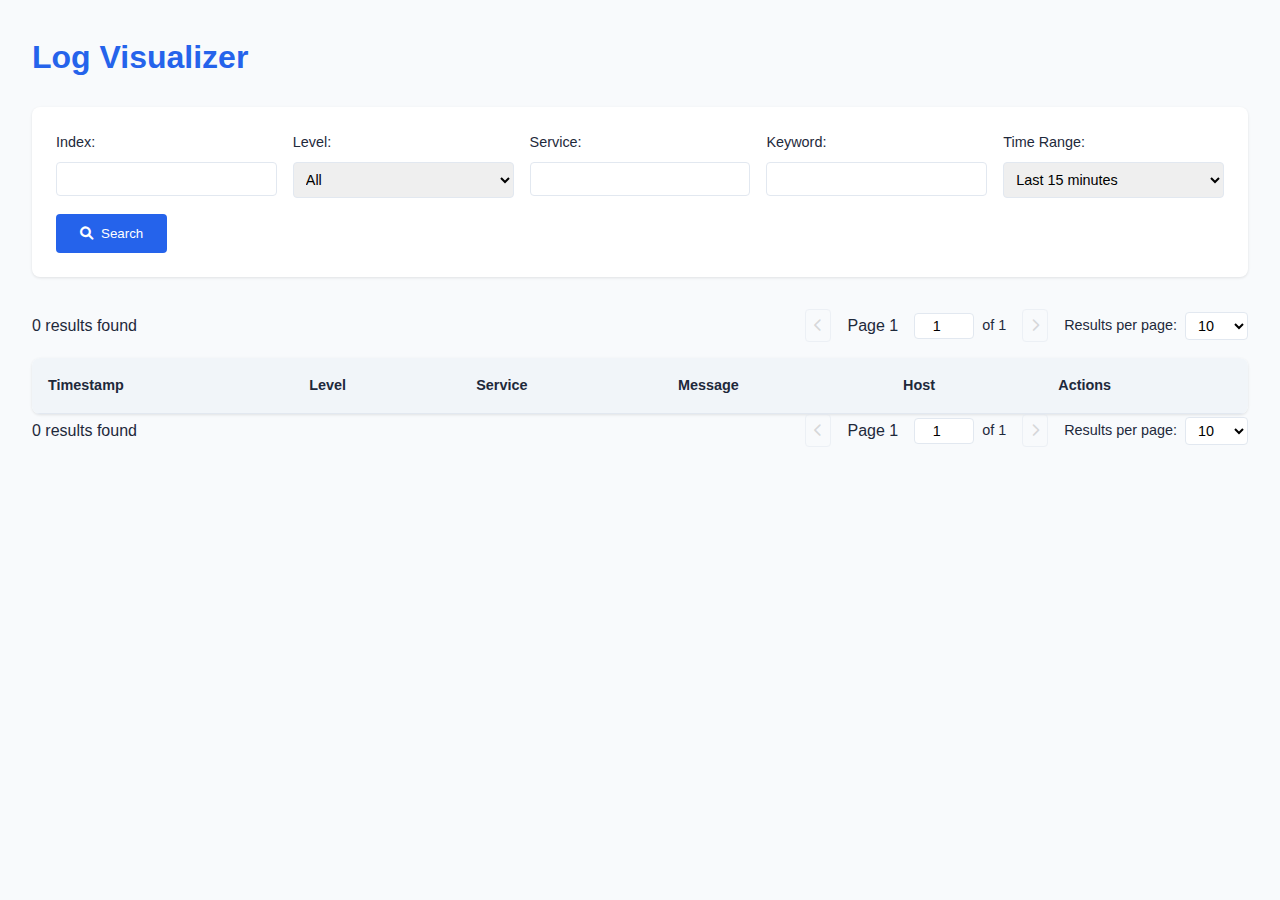
<file: index.html>
<!DOCTYPE html>
<html lang="en">
<head>
    <meta charset="UTF-8">
    <meta name="viewport" content="width=device-width, initial-scale=1.0">
    <title>Log Visualizer</title>
    <link rel="stylesheet" href="styles.css">
    <link rel="stylesheet" href="https://cdnjs.cloudflare.com/ajax/libs/font-awesome/6.0.0/css/all.min.css">
</head>
<body>
    <div class="container">
        <header>
            <h1>Log Visualizer</h1>
            <div class="search-container">
                <div class="search-filters">
                    <div class="filter-row">
                        <div class="filter-group">
                            <label for="index">Index:</label>
                            <input type="text" id="index" required>
                        </div>
                        <div class="filter-group">
                            <label for="level">Level:</label>
                            <select id="level">
                                <option value="">All</option>
                                <option value="INFO">INFO</option>
                                <option value="ERROR">ERROR</option>
                                <option value="WARN">WARN</option>
                                <option value="DEBUG">DEBUG</option>
                            </select>
                        </div>
                        <div class="filter-group">
                            <label for="serviceName">Service:</label>
                            <input type="text" id="serviceName">
                        </div>
                        <div class="filter-group">
                            <label for="keyword">Keyword:</label>
                            <input type="text" id="keyword">
                        </div>
                        <div class="filter-group">
                            <label for="timeRange">Time Range:</label>
                            <select id="timeRange">
                                <option value="15m">Last 15 minutes</option>
                                <option value="1h">Last 1 hour</option>
                                <option value="4h">Last 4 hours</option>
                                <option value="24h">Last 24 hours</option>
                                <option value="custom">Custom Range</option>
                            </select>
                        </div>
                    </div>
                    <div id="customDateRange" class="custom-date-range" style="display: none;">
                        <div class="filter-group">
                            <label for="startDate">Start Date:</label>
                            <input type="datetime-local" id="startDate">
                        </div>
                        <div class="filter-group">
                            <label for="endDate">End Date:</label>
                            <input type="datetime-local" id="endDate">
                        </div>
                    </div>
                </div>
                <button id="searchButton" class="search-button">
                    <i class="fas fa-search"></i> Search
                </button>
            </div>
        </header>

        <main>
            <div class="results-info">
                <span id="totalHits">0 results found</span>
                <div class="pagination-controls">
                    <div class="pagination">
                        <button id="prevPage" class="pagination-button" disabled>
                            <i class="fas fa-chevron-left"></i>
                        </button>
                        <span id="currentPage">Page 1</span>
                        <div class="page-input">
                            <input type="number" id="pageInput" min="1" value="1">
                            <span>of <span id="totalPages">1</span></span>
                        </div>
                        <button id="nextPage" class="pagination-button" disabled>
                            <i class="fas fa-chevron-right"></i>
                        </button>
                    </div>
                    <div class="page-size-selector">
                        <label for="pageSize">Results per page:</label>
                        <select id="pageSize">
                            <option value="10">10</option>
                            <option value="20">20</option>
                            <option value="30">30</option>
                            <option value="50">50</option>
                            <option value="100">100</option>
                        </select>
                    </div>
                </div>
            </div>

            <div class="table-container">
                <table id="logsTable">
                    <thead>
                        <tr>
                            <th>Timestamp</th>
                            <th>Level</th>
                            <th>Service</th>
                            <th>Message</th>
                            <th>Host</th>
                            <th>Actions</th>
                        </tr>
                    </thead>
                    <tbody id="logsTableBody">
                        <!-- Log entries will be inserted here -->
                    </tbody>
                </table>
            </div>

            <!-- Bottom Results Info (same as top) -->
            <div class="results-info">
                <span id="totalHits">0 results found</span>
                <div class="pagination-controls">
                    <div class="pagination">
                        <button id="prevPage" class="pagination-button" disabled>
                            <i class="fas fa-chevron-left"></i>
                        </button>
                        <span id="currentPage">Page 1</span>
                        <div class="page-input">
                            <input type="number" id="pageInput" min="1" value="1">
                            <span>of <span id="totalPages">1</span></span>
                        </div>
                        <button id="nextPage" class="pagination-button" disabled>
                            <i class="fas fa-chevron-right"></i>
                        </button>
                    </div>
                    <div class="page-size-selector">
                        <label for="pageSize">Results per page:</label>
                        <select id="pageSize">
                            <option value="10">10</option>
                            <option value="20">20</option>
                            <option value="30">30</option>
                            <option value="50">50</option>
                            <option value="100">100</option>
                        </select>
                    </div>
                </div>
            </div>
        </main>
    </div>

    <!-- Loading Spinner -->
    <div id="loadingOverlay" class="loading-overlay">
        <div class="spinner"></div>
        <div class="loading-text">Loading...</div>
    </div>

    <!-- Modal for raw log display -->
    <div id="rawLogModal" class="modal">
        <div class="modal-content">
            <div class="modal-header">
                <h2>Raw Log</h2>
                <span class="close">&times;</span>
            </div>
            <div class="modal-body">
                <pre id="rawLogContent"></pre>
            </div>
        </div>
    </div>

    <script src="script.js"></script>
</body>
</html>
</file>
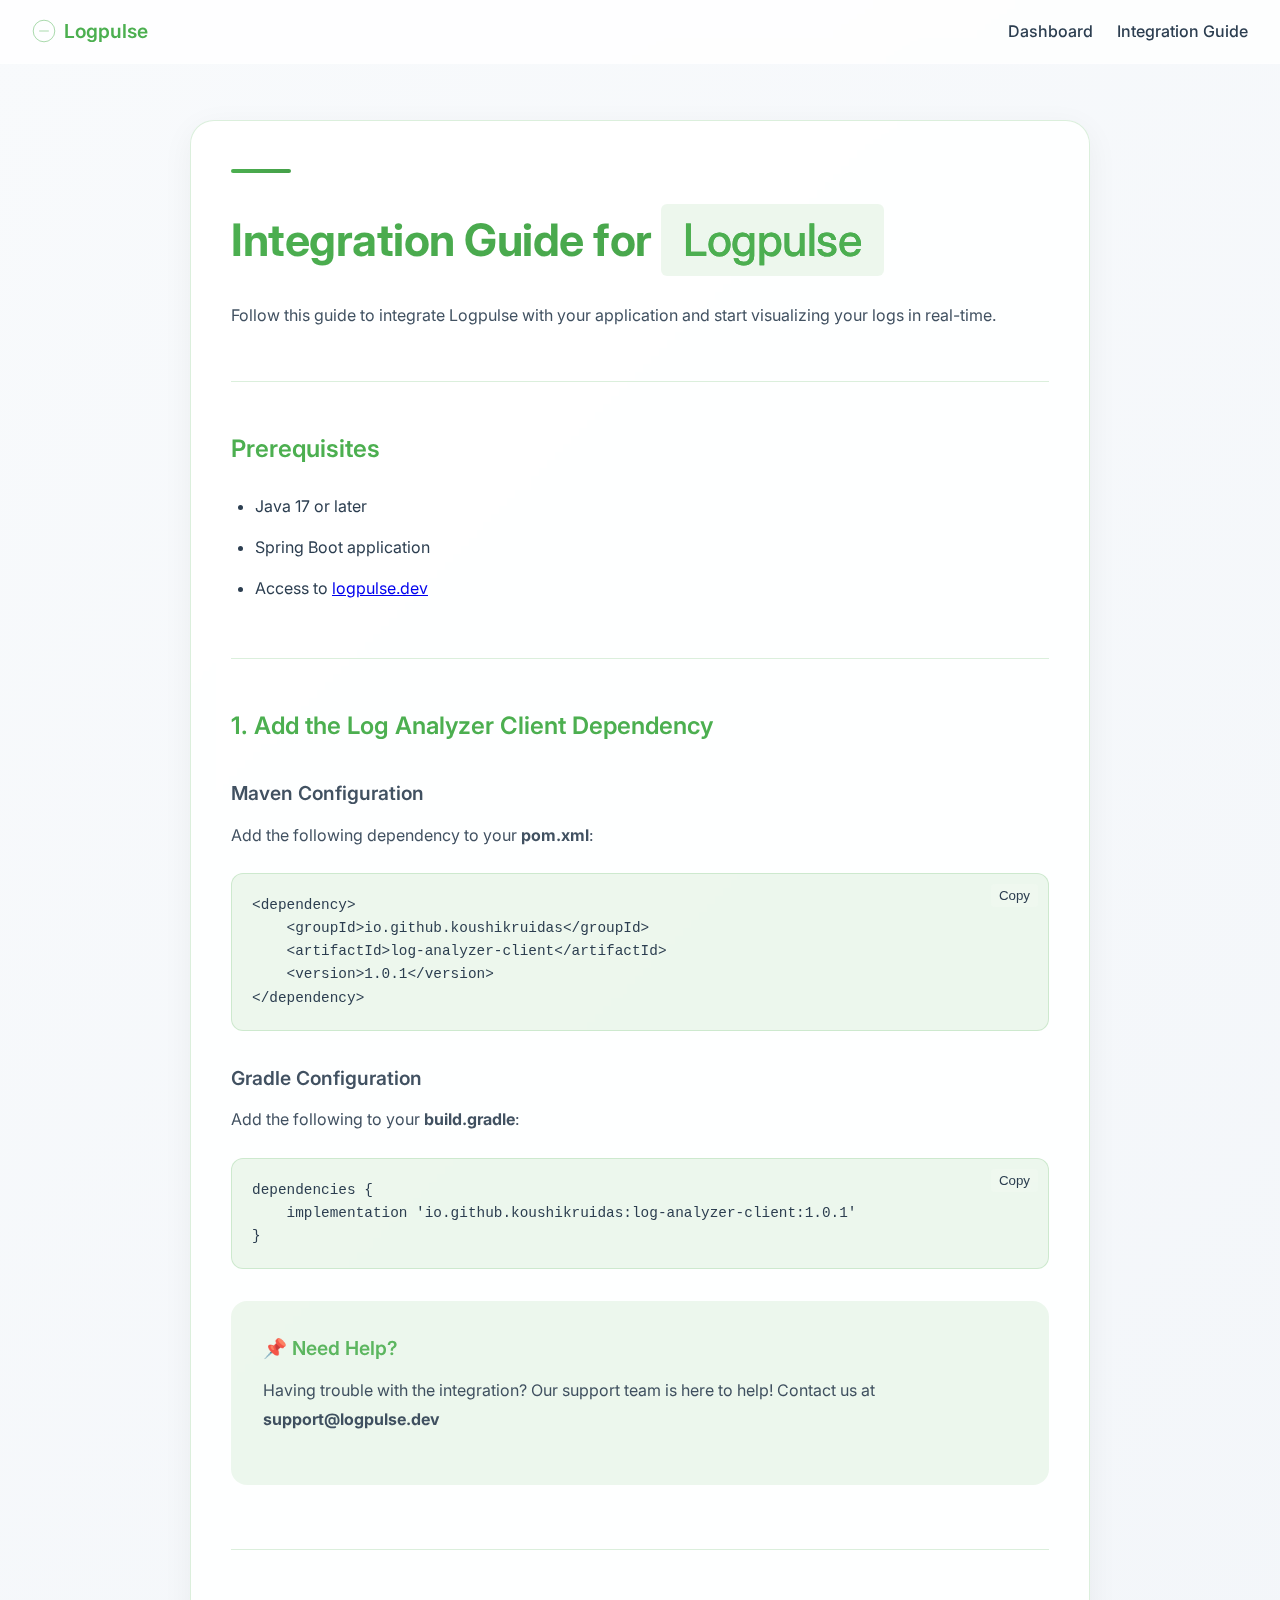
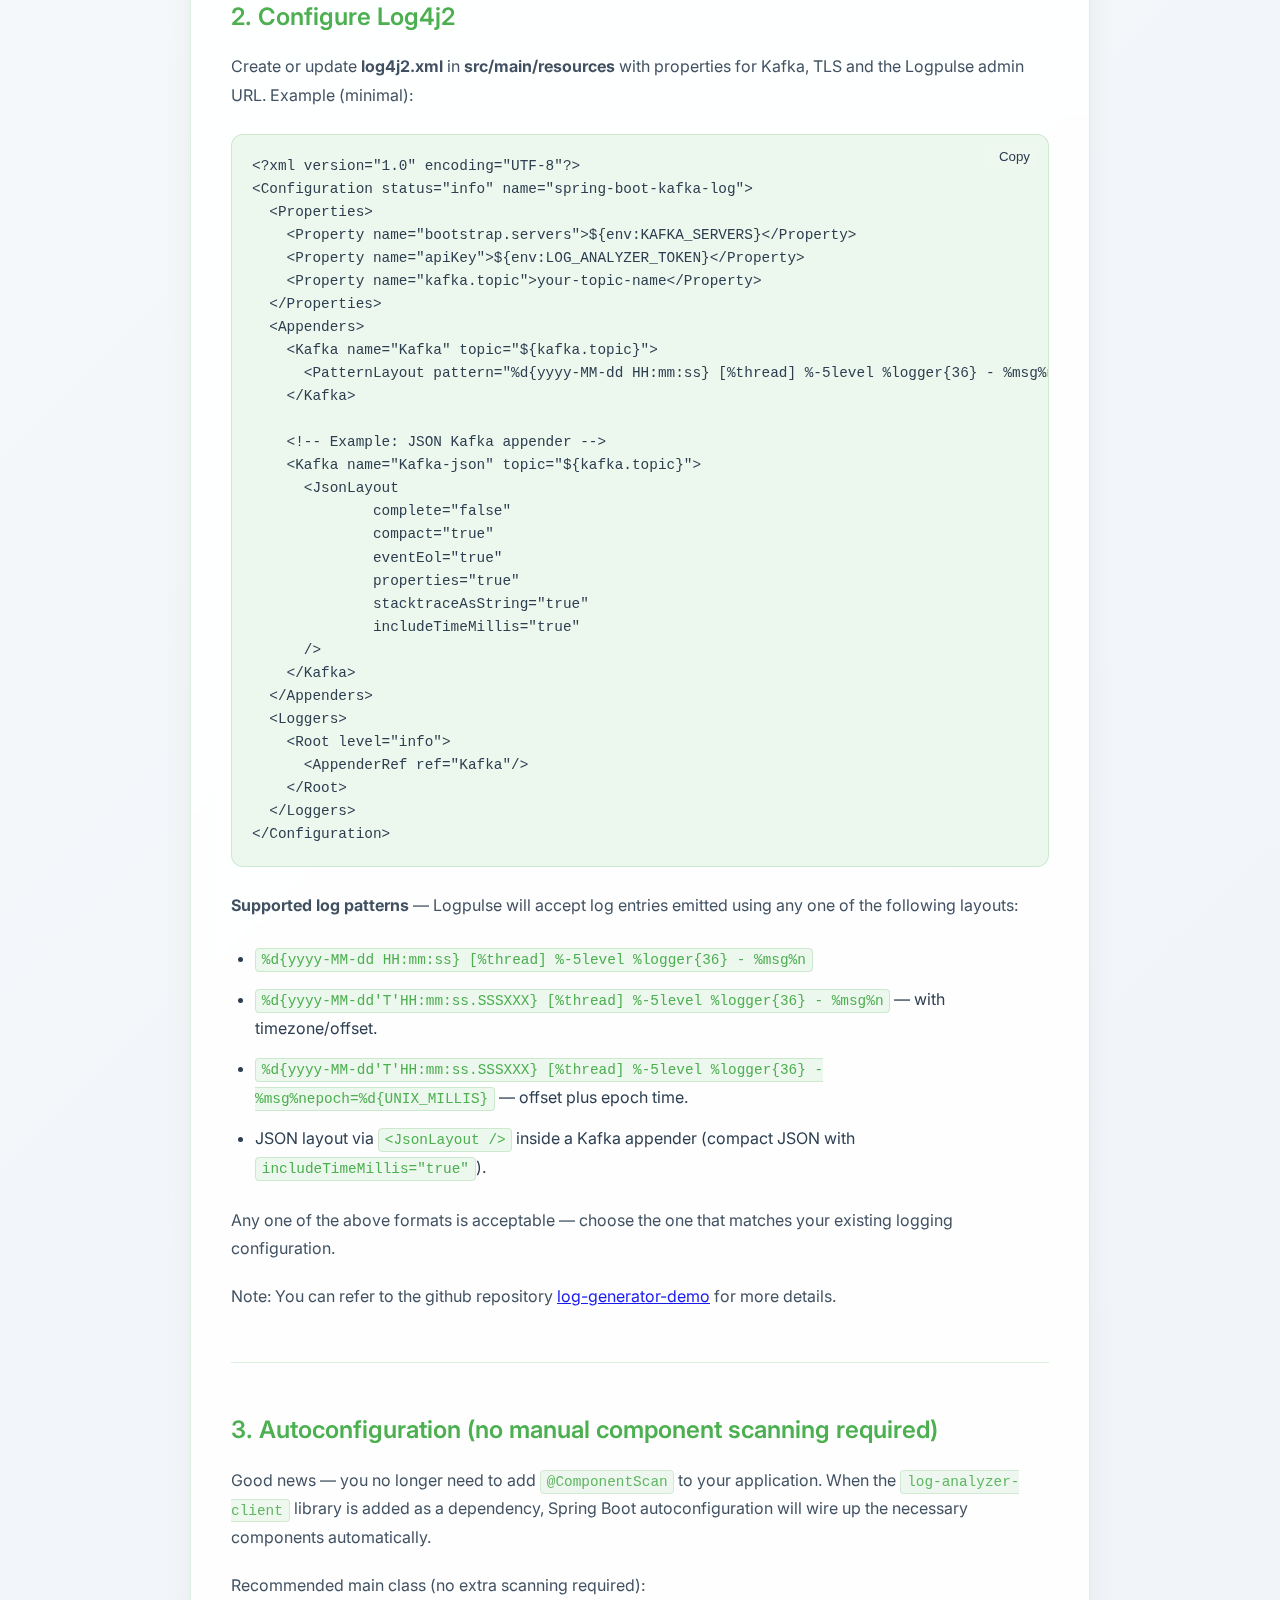
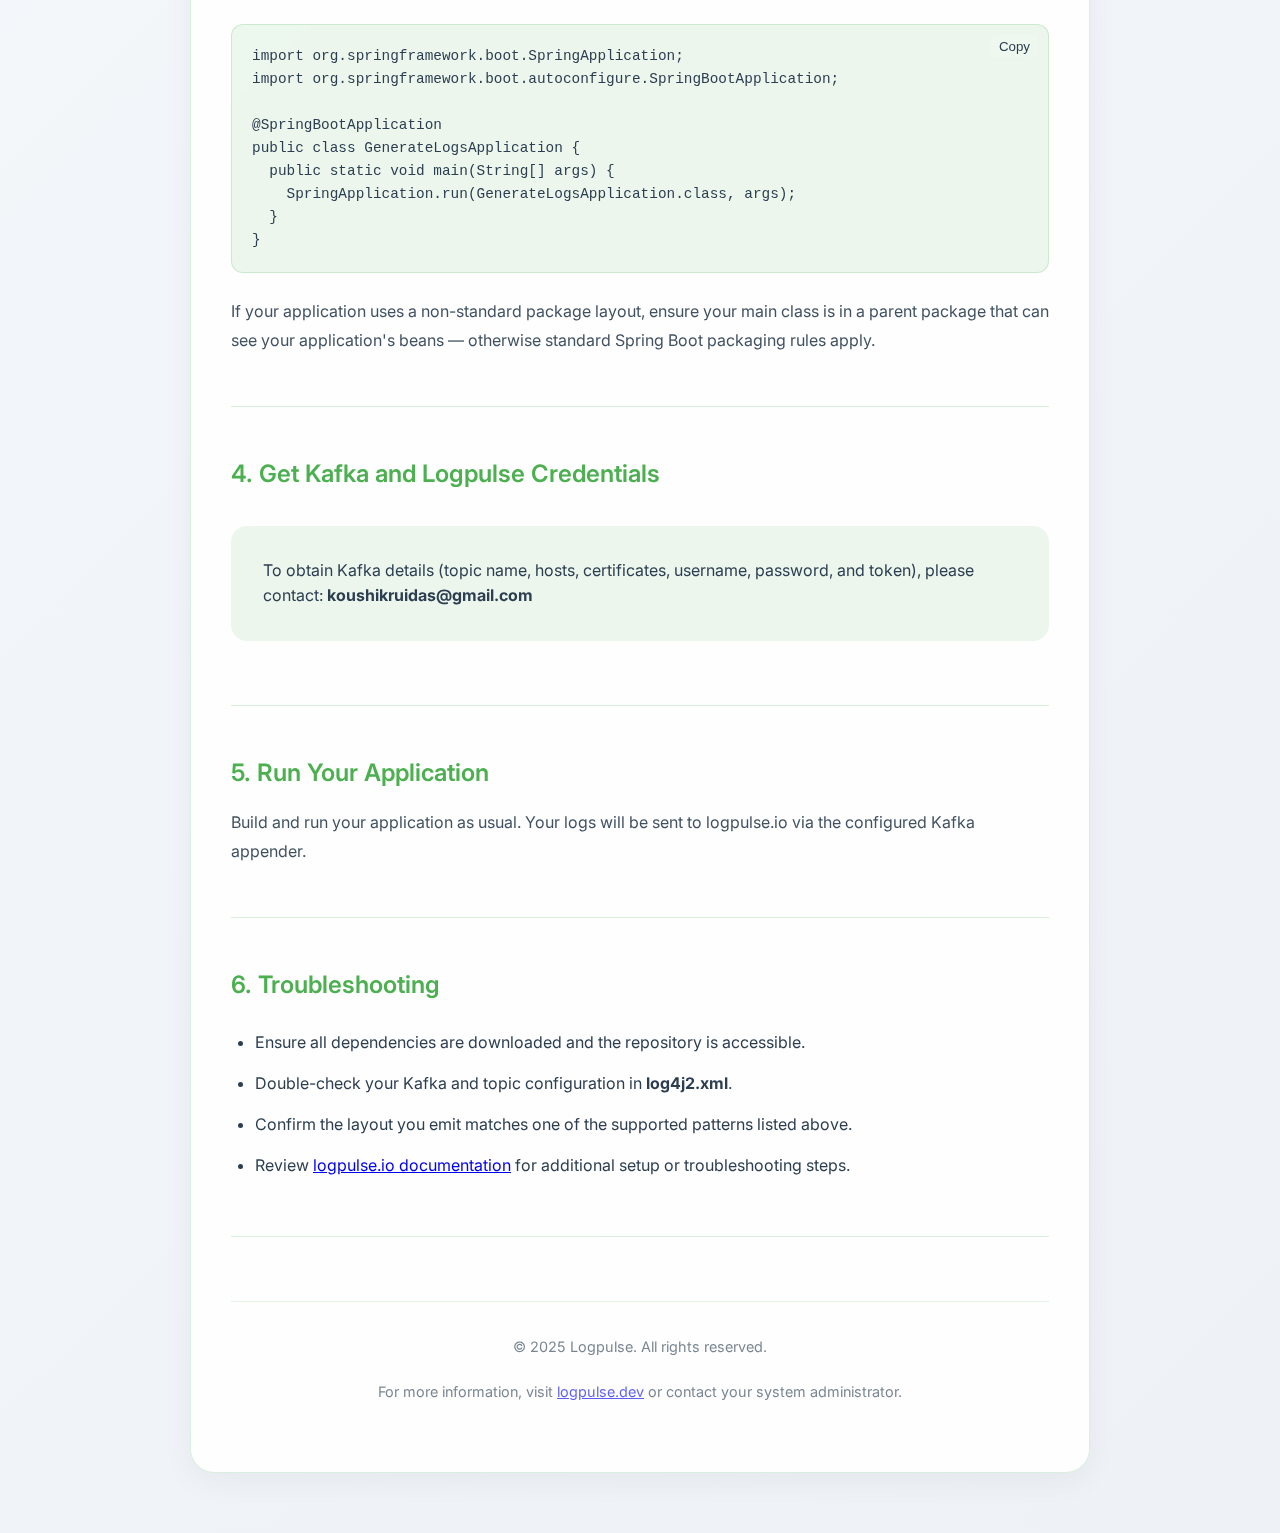
<file: how-to-use.html>
<!DOCTYPE html>
<html lang="en">

<head>
    <meta charset="UTF-8">
    <meta name="viewport" content="width=device-width, initial-scale=1.0">
    <title>Integration Guide - Logpulse</title>
    <link href="https://fonts.googleapis.com/css2?family=Inter:wght@400;500;600;700&display=swap" rel="stylesheet">
    <style>
        :root {
            --primary: #4CAF50;
            --primary-light: rgba(76, 175, 80, 0.1);
            --text: #2c3e50;
            --gradient-1: #4CAF50;
            --gradient-2: #45a049;
            --background: #f8fafc;
            --card-bg: rgba(255, 255, 255, 0.9);
            --border: rgba(76, 175, 80, 0.2);
            --code-bg: #f8fafc;
            --error-color: #dc2626;
            --warning-color: #d97706;
            --info-color: #4CAF50;
            --debug-color: #4b5563;
        }

        * {
            margin: 0;
            padding: 0;
            box-sizing: border-box;
        }

        body {
            font-family: 'Inter', -apple-system, system-ui, sans-serif;
            background: linear-gradient(135deg, #f8fafc 0%, #eef2f7 100%);
            color: var(--text);
            line-height: 1.6;
            min-height: 100vh;
            -webkit-font-smoothing: antialiased;
        }

        .nav {
            position: fixed;
            top: 0;
            left: 0;
            right: 0;
            background: rgba(255, 255, 255, 0.8);
            backdrop-filter: blur(10px);
            -webkit-backdrop-filter: blur(10px);
            border-bottom: 1px solid rgba(255, 255, 255, 0.2);
            padding: 1rem 2rem;
            z-index: 1000;
            display: flex;
            justify-content: space-between;
            align-items: center;
        }

        .nav-logo {
            color: var(--primary);
            text-decoration: none;
            font-weight: 600;
            font-size: 1.2rem;
            display: flex;
            align-items: center;
            gap: 0.5rem;
        }

        .nav-links {
            display: flex;
            gap: 1.5rem;
        }

        .nav-link {
            color: var(--text);
            text-decoration: none;
            font-weight: 500;
            transition: color 0.3s ease;
        }

        .nav-link:hover {
            color: var(--primary);
        }

        .container {
            max-width: 900px;
            margin: 120px auto 60px;
            background: var(--card-bg);
            backdrop-filter: blur(10px);
            -webkit-backdrop-filter: blur(10px);
            border: 1px solid var(--border);
            border-radius: 24px;
            box-shadow: 0 8px 32px rgba(0, 0, 0, 0.05);
            padding: 48px 40px;
            animation: fadeIn 1s ease-out;
        }

        h1 {
            font-size: 2.8rem;
            font-weight: 700;
            margin-bottom: 1.5rem;
            background: linear-gradient(135deg, var(--gradient-1), var(--gradient-2));
            -webkit-background-clip: text;
            background-clip: text;
            color: transparent;
            letter-spacing: -0.5px;
            text-rendering: optimizeLegibility;
            animation: fadeInUp 1s ease-out;
        }

        h2 {
            font-size: 1.5rem;
            margin-top: 2.5rem;
            margin-bottom: 1rem;
            font-weight: 600;
            color: var(--primary);
            animation: fadeInUp 1s ease-out;
        }

        h3 {
            font-size: 1.2rem;
            margin-top: 2rem;
            margin-bottom: 0.75rem;
            font-weight: 600;
            color: var(--text);
            opacity: 0.9;
        }

        p {
            margin-bottom: 1.2rem;
            line-height: 1.8;
            color: var(--text);
            opacity: 0.9;
            animation: fadeInUp 1s ease-out;
        }

        ul,
        ol {
            margin: 1.5rem 0;
            padding-left: 1.5rem;
            line-height: 1.8;
        }

        li {
            margin-bottom: 0.75rem;
            animation: fadeInUp 1s ease-out;
        }

        pre,
        code {
            background: var(--primary-light);
            border-radius: 12px;
            padding: 1.25rem;
            font-size: 0.9rem;
            font-family: 'SF Mono', 'Fira Code', Consolas, monospace;
            line-height: 1.6;
            overflow-x: auto;
            border: 1px solid var(--border);
            transition: all 0.3s ease;
            margin: 1.5rem 0;
        }

        pre:hover {
            transform: translateY(-2px);
            box-shadow: 0 8px 32px rgba(0, 0, 0, 0.1);
        }

        code {
            padding: 0.2em 0.4em;
            border-radius: 4px;
            font-size: 0.9em;
            background: var(--primary-light);
            color: var(--primary);
        }

        pre code {
            background: none;
            padding: 0;
            color: var(--text);
        }

        .step {
            margin-bottom: 3rem;
            padding-bottom: 2rem;
            border-bottom: 1px solid var(--border);
            animation: fadeInUp 1s ease-out;
            transition: transform 0.3s ease;
        }

        .step:hover {
            transform: translateY(-5px);
        }

        .highlight {
            background: var(--primary-light);
            color: var(--primary);
            border-radius: 6px;
            padding: 0.2em 0.5em;
            font-weight: 500;
        }

        .hero-section {
            position: relative;
            margin-bottom: 3rem;
            padding-bottom: 2rem;
            border-bottom: 1px solid var(--border);
        }

        .hero-bar {
            height: 4px;
            width: 60px;
            background: linear-gradient(90deg, var(--gradient-1), var(--gradient-2));
            margin-bottom: 2rem;
            border-radius: 2px;
            animation: gradientFlow 3s ease infinite;
        }

        .contact {
            background: var(--primary-light);
            border-radius: 16px;
            padding: 2rem;
            margin: 2rem 0;
            animation: fadeInUp 1s ease-out;
        }

        .contact h3 {
            color: var(--primary);
            margin-top: 0;
        }

        .footer {
            text-align: center;
            margin-top: 4rem;
            padding-top: 2rem;
            border-top: 1px solid var(--border);
            color: var(--text);
            opacity: 0.7;
            font-size: 0.9rem;
            animation: fadeInUp 1s ease-out;
        }

        @keyframes gradientFlow {
            0% {
                background-position: 0% 50%;
            }

            50% {
                background-position: 100% 50%;
            }

            100% {
                background-position: 0% 50%;
            }
        }

        @media (max-width: 768px) {
            .container {
                margin: 100px 20px 40px;
                padding: 32px 24px;
            }

            h1 {
                font-size: 2rem;
            }

            .hero-section {
                margin-bottom: 2rem;
                padding-bottom: 1.5rem;
            }

            .step {
                margin-bottom: 2rem;
                padding-bottom: 1.5rem;
            }

            pre {
                padding: 1rem;
            }
        }
    </style>
</head>

<body>
    <nav class="nav">
        <a href="index.html" class="nav-logo">
            <svg width="24" height="24" viewBox="0 0 100 100" fill="none">
                <circle cx="50" cy="50" r="45" stroke="currentColor" stroke-width="2" />
                <path d="M30 50h40" stroke="currentColor" stroke-width="2" />
            </svg>
            Logpulse
        </a>
        <div class="nav-links">
            <a href="dashboard.html" class="nav-link">Dashboard</a>
            <a href="how-to-use.html" class="nav-link">Integration Guide</a>
            <button id="logoutBtn" class="nav-link" style="background:none;border:none;padding:0;font:inherit;cursor:pointer;"><b>Logout</b></button>
        </div>
    </nav>

    <div class="container">
        <div class="hero-section">
            <div class="hero-bar"></div>
            <h1>Integration Guide for <span class="highlight">Logpulse</span></h1>
            <p>Follow this guide to integrate Logpulse with your application and start visualizing your logs in
                real-time.</p>
        </div>

        <!-- Converted Markdown to readable HTML paragraphs and code blocks -->
        <div class="step">
            <h2>Prerequisites</h2>
            <ul>
                <li>Java 17 or later</li>
                <li>Spring Boot application</li>
                <li>Access to <a href="https://logpulse.dev" target="_blank">logpulse.dev</a></li>
            </ul>
        </div>

        <div class="step">
            <h2>1. Add the Log Analyzer Client Dependency</h2>

            <h3>Maven Configuration</h3>
            <p>Add the following dependency to your <strong>pom.xml</strong>:</p>
            <pre>&lt;dependency&gt;
    &lt;groupId&gt;io.github.koushikruidas&lt;/groupId&gt;
    &lt;artifactId&gt;log-analyzer-client&lt;/artifactId&gt;
    &lt;version&gt;1.0.1&lt;/version&gt;
&lt;/dependency&gt;</pre>

            <h3>Gradle Configuration</h3>
            <p>Add the following to your <strong>build.gradle</strong>:</p>
            <pre>dependencies {
    implementation 'io.github.koushikruidas:log-analyzer-client:1.0.1'
}</pre>

            <div class="contact">
                <h3>📌 Need Help?</h3>
                <p>Having trouble with the integration? Our support team is here to help! Contact us at
                    <strong>support@logpulse.dev</strong>
                </p>
            </div>
        </div>

        <div class="step">
            <h2>2. Configure Log4j2</h2>
            <p>Create or update <strong>log4j2.xml</strong> in <strong>src/main/resources</strong> with properties for
                Kafka, TLS and the Logpulse admin URL. Example (minimal):</p>
            <pre>&lt;?xml version="1.0" encoding="UTF-8"?&gt;
&lt;Configuration status="info" name="spring-boot-kafka-log"&gt;
  &lt;Properties&gt;
    &lt;Property name="bootstrap.servers"&gt;${env:KAFKA_SERVERS}&lt;/Property&gt;
    &lt;Property name="apiKey"&gt;${env:LOG_ANALYZER_TOKEN}&lt;/Property&gt;
    &lt;Property name="kafka.topic"&gt;your-topic-name&lt;/Property&gt;
  &lt;/Properties&gt;
  &lt;Appenders&gt;
    &lt;Kafka name="Kafka" topic="${kafka.topic}"&gt;
      &lt;PatternLayout pattern="%d{yyyy-MM-dd HH:mm:ss} [%thread] %-5level %logger{36} - %msg%n"/&gt;
    &lt;/Kafka&gt;

    &lt;!-- Example: JSON Kafka appender --&gt;
    &lt;Kafka name="Kafka-json" topic="${kafka.topic}"&gt;
      &lt;JsonLayout
              complete="false"
              compact="true"
              eventEol="true"
              properties="true"
              stacktraceAsString="true"
              includeTimeMillis="true"
      /&gt;
    &lt;/Kafka&gt;
  &lt;/Appenders&gt;
  &lt;Loggers&gt;
    &lt;Root level="info"&gt;
      &lt;AppenderRef ref="Kafka"/&gt;
    &lt;/Root&gt;
  &lt;/Loggers&gt;
&lt;/Configuration&gt;</pre>

            <p><strong>Supported log patterns</strong> — Logpulse will accept log entries emitted using any one of the
                following layouts:</p>
            <ul>
                <li><code>%d{yyyy-MM-dd HH:mm:ss} [%thread] %-5level %logger{36} - %msg%n</code></li>
                <li><code>%d{yyyy-MM-dd'T'HH:mm:ss.SSSXXX} [%thread] %-5level %logger{36} - %msg%n</code> — with
                    timezone/offset.</li>
                <li><code>%d{yyyy-MM-dd'T'HH:mm:ss.SSSXXX} [%thread] %-5level %logger{36} - %msg%nepoch=%d{UNIX_MILLIS}</code>
                    — offset plus epoch time.</li>
                <li>JSON layout via <code>&lt;JsonLayout /&gt;</code> inside a Kafka appender (compact JSON with
                    <code>includeTimeMillis="true"</code>).</li>
            </ul>

            <p>Any one of the above formats is acceptable — choose the one that matches your existing logging
                configuration.</p>
            <p>Note: You can refer to the github repository <a href="https://github.com/koushikruidas/log-generator" target="_blank">log-generator-demo</a> for more details.</p>
        </div>

        <div class="step">
            <h2>3. Autoconfiguration (no manual component scanning required)</h2>
            <p>Good news — you no longer need to add <code>@ComponentScan</code> to your application. When the
                <code>log-analyzer-client</code> library is added as a dependency, Spring Boot autoconfiguration will
                wire up the necessary components automatically.</p>

            <p>Recommended main class (no extra scanning required):</p>
            <pre>import org.springframework.boot.SpringApplication;
import org.springframework.boot.autoconfigure.SpringBootApplication;

@SpringBootApplication
public class GenerateLogsApplication {
  public static void main(String[] args) {
    SpringApplication.run(GenerateLogsApplication.class, args);
  }
}</pre>

            <p>If your application uses a non-standard package layout, ensure your main class is in a parent package
                that can see your application's beans — otherwise standard Spring Boot packaging rules apply.</p>
        </div>

        <div class="step">
            <h2>4. Get Kafka and Logpulse Credentials</h2>
            <div class="contact">
                To obtain Kafka details (topic name, hosts, certificates, username, password, and token), please
                contact: <b>koushikruidas@gmail.com</b>
            </div>
        </div>

        <div class="step">
            <h2>5. Run Your Application</h2>
            <p>Build and run your application as usual. Your logs will be sent to logpulse.io via the configured Kafka
                appender.</p>
        </div>

        <div class="step">
            <h2>6. Troubleshooting</h2>
            <ul>
                <li>Ensure all dependencies are downloaded and the repository is accessible.</li>
                <li>Double-check your Kafka and topic configuration in <strong>log4j2.xml</strong>.</li>
                <li>Confirm the layout you emit matches one of the supported patterns listed above.</li>
                <li>Review <a href="https://logpulse.dev" target="_blank">logpulse.io documentation</a> for additional
                    setup or troubleshooting steps.</li>
            </ul>
        </div>

        <div class="footer">
            <p>© 2025 Logpulse. All rights reserved.</p>
            <p>For more information, visit <a href="https://logpulse.dev" class="link" target="_blank">logpulse.dev</a> or
                contact your system administrator.</p>
        </div>
    </div>

    <script src="config.js"></script>
    <script src="auth.js"></script>
    <script>
        (function () {
            // Must rely on config.js's isPublicPath() helper
            const isPublic = (typeof window.isPublicPath === 'function') ? window.isPublicPath() : true;

            // Helpers to show/hide logout button
            function hideLogout() {
                const btn = document.getElementById('logoutBtn');
                if (btn) btn.style.display = 'none';
            }
            function showLogout() {
                const btn = document.getElementById('logoutBtn');
                if (btn) btn.style.display = '';
            }

            // Default: hide logout until we deterministically know auth state
            hideLogout();

            if (isPublic) {
                // PUBLIC PAGE: do NOT call Auth.init() (prevents interactive redirect)
                // But perform a safe, non-redirecting check to see if user is already authenticated.
                if (window.Auth && typeof window.Auth.getAuthHeader === 'function') {
                    window.Auth.getAuthHeader()
                        .then(header => {
                            if (header) {
                                // token exists (or was silently refreshed) — show logout
                                showLogout();
                            } else {
                                hideLogout();
                            }
                        })
                        .catch(err => {
                            // never trigger interactive login from this page
                            console.warn('Non-fatal auth check failed:', err);
                            hideLogout();
                        });
                } else {
                    // Auth module not loaded or unavailable — keep logout hidden
                    hideLogout();
                }
            } else {
                // NOT PUBLIC (defensive): initialize auth normally (this may redirect to Keycloak)
                if (window.Auth && typeof window.Auth.init === 'function') {
                    window.Auth.init().then(authenticated => {
                        if (authenticated) {
                            showLogout();
                        } else {
                            hideLogout();
                        }
                    }).catch(err => {
                        console.error('Auth.init error:', err);
                        // Auth.init may redirect by design on protected pages
                    });
                } else {
                    hideLogout();
                }
            }

            // Wire logout click (if Auth.logout exists, clicking will redirect to logout)
            (function wireLogout() {
                const btn = document.getElementById('logoutBtn');
                if (!btn) return;
                if (window.Auth && typeof window.Auth.logout === 'function') {
                    btn.addEventListener('click', () => {
                        window.Auth.logout();
                    });
                } else {
                    // If logout function isn't available, hide the button to avoid confusion
                    btn.style.display = 'none';
                }
            })();

            // The rest of your public-page client UX (smooth scroll, observer, copy buttons) — unchanged
            document.querySelectorAll('a[href^="#"]').forEach(anchor => {
                anchor.addEventListener('click', function (e) {
                    e.preventDefault();
                    document.querySelector(this.getAttribute('href')).scrollIntoView({
                        behavior: 'smooth'
                    });
                });
            });

            const observer = new IntersectionObserver((entries) => {
                entries.forEach(entry => {
                    if (entry.isIntersecting) {
                        entry.target.style.transform = 'translateY(0)';
                        entry.target.style.opacity = '1';
                    }
                });
            }, { threshold: 0.1 });

            document.querySelectorAll('.step').forEach(step => observer.observe(step));

            document.querySelectorAll('pre').forEach(block => {
                block.style.position = 'relative';
                const button = document.createElement('button');
                button.style.position = 'absolute';
                button.style.right = '10px';
                button.style.top = '10px';
                button.style.padding = '4px 8px';
                button.style.background = 'rgba(255,255,255,0.1)';
                button.style.border = 'none';
                button.style.borderRadius = '4px';
                button.style.color = 'inherit';
                button.style.cursor = 'pointer';
                button.textContent = 'Copy';

                button.addEventListener('click', () => {
                    navigator.clipboard.writeText(block.textContent);
                    button.textContent = 'Copied!';
                    setTimeout(() => { button.textContent = 'Copy'; }, 2000);
                });

                block.appendChild(button);
            });
        })();
    </script>

</body>

</html>
</file>
<file: styles.css>
:root {
    --primary-color: #2563eb;
    --secondary-color: #1e40af;
    --background-color: #f8fafc;
    --text-color: #1e293b;
    --border-color: #e2e8f0;
    --error-color: #dc2626;
    --warning-color: #d97706;
    --info-color: #2563eb;
    --debug-color: #4b5563;
}

* {
    margin: 0;
    padding: 0;
    box-sizing: border-box;
}

body {
    font-family: 'Segoe UI', Tahoma, Geneva, Verdana, sans-serif;
    background-color: var(--background-color);
    color: var(--text-color);
    line-height: 1.6;
}

.container {
    max-width: 1400px;
    margin: 0 auto;
    padding: 2rem;
}

header {
    margin-bottom: 2rem;
}

h1 {
    color: var(--primary-color);
    margin-bottom: 1.5rem;
    font-size: 2rem;
}

.search-container {
    background: white;
    padding: 1.5rem;
    border-radius: 8px;
    box-shadow: 0 1px 3px rgba(0, 0, 0, 0.1);
}

.search-filters {
    display: flex;
    flex-direction: column;
    gap: 1rem;
}

.filter-row {
    display: grid;
    grid-template-columns: repeat(auto-fit, minmax(200px, 1fr));
    gap: 1rem;
}

.filter-group {
    display: flex;
    flex-direction: column;
    gap: 0.5rem;
}

label {
    font-weight: 500;
    font-size: 0.9rem;
}

input, select {
    padding: 0.5rem;
    border: 1px solid var(--border-color);
    border-radius: 4px;
    font-size: 0.9rem;
}

.search-button {
    background-color: var(--primary-color);
    color: white;
    padding: 0.75rem 1.5rem;
    border: none;
    border-radius: 4px;
    cursor: pointer;
    font-weight: 500;
    display: flex;
    align-items: center;
    gap: 0.5rem;
    transition: background-color 0.2s;
    margin-top: 1rem;
}

.search-button:hover {
    background-color: var(--secondary-color);
}

.results-info {
    display: flex;
    justify-content: space-between;
    align-items: center;
    margin-bottom: 1rem;
}

/* Right align the bottom results info */
#bottomResultsInfo {
    justify-content: flex-end;
}

#bottomResultsInfo .pagination-controls {
    margin-left: auto;
}

.pagination-controls {
    display: flex;
    align-items: center;
    gap: 1rem;
}

.page-size-selector {
    display: flex;
    align-items: center;
    gap: 0.5rem;
}

.page-size-selector label {
    font-size: 0.9rem;
    color: var(--text-color);
}

.page-size-selector select {
    padding: 0.25rem 0.5rem;
    border: 1px solid var(--border-color);
    border-radius: 4px;
    font-size: 0.9rem;
    background-color: white;
}

.pagination {
    display: flex;
    align-items: center;
    gap: 1rem;
}

.page-input {
    display: flex;
    align-items: center;
    gap: 0.5rem;
}

.page-input input {
    width: 60px;
    padding: 0.25rem;
    text-align: center;
    border: 1px solid var(--border-color);
    border-radius: 4px;
}

.page-input span {
    font-size: 0.9rem;
    color: var(--text-color);
}

.pagination-button {
    background: none;
    border: 1px solid var(--border-color);
    padding: 0.5rem;
    border-radius: 4px;
    cursor: pointer;
    transition: all 0.2s;
}

.pagination-button:hover:not(:disabled) {
    background-color: var(--primary-color);
    color: white;
    border-color: var(--primary-color);
}

.pagination-button:disabled {
    opacity: 0.5;
    cursor: not-allowed;
}

.table-container {
    background: white;
    border-radius: 8px;
    box-shadow: 0 1px 3px rgba(0, 0, 0, 0.1);
    overflow-x: auto;
}

table {
    width: 100%;
    border-collapse: collapse;
}

th, td {
    padding: 1rem;
    text-align: left;
    border-bottom: 1px solid var(--border-color);
}

th {
    background-color: #f1f5f9;
    font-weight: 600;
    font-size: 0.9rem;
}

td {
    font-size: 0.9rem;
}

tr:hover {
    background-color: #f8fafc;
}

.log-level {
    padding: 0.25rem 0.5rem;
    border-radius: 4px;
    font-weight: 500;
    font-size: 0.8rem;
}

.log-level.ERROR {
    background-color: var(--error-color);
    color: white;
}

.log-level.WARN {
    background-color: var(--warning-color);
    color: white;
}

.log-level.INFO {
    background-color: var(--info-color);
    color: white;
}

.log-level.DEBUG {
    background-color: var(--debug-color);
    color: white;
}

.view-raw-button {
    background: none;
    border: 1px solid var(--border-color);
    padding: 0.25rem 0.5rem;
    border-radius: 4px;
    cursor: pointer;
    font-size: 0.8rem;
    transition: all 0.2s;
}

.view-raw-button:hover {
    background-color: var(--primary-color);
    color: white;
    border-color: var(--primary-color);
}

/* Modal styles */
.modal {
    display: none;
    position: fixed;
    top: 0;
    left: 0;
    width: 100%;
    height: 100%;
    background-color: rgba(0, 0, 0, 0.5);
    z-index: 1000;
}

.modal-content {
    background-color: white;
    margin: 5% auto;
    padding: 0;
    width: 80%;
    max-width: 800px;
    border-radius: 8px;
    box-shadow: 0 4px 6px rgba(0, 0, 0, 0.1);
}

.modal-header {
    padding: 1rem;
    border-bottom: 1px solid var(--border-color);
    display: flex;
    justify-content: space-between;
    align-items: center;
}

.modal-body {
    padding: 1rem;
    max-height: 70vh;
    overflow-y: auto;
}

.close {
    cursor: pointer;
    font-size: 1.5rem;
}

pre {
    white-space: pre-wrap;
    font-family: 'Courier New', Courier, monospace;
    background-color: #f1f5f9;
    padding: 1rem;
    border-radius: 4px;
}

/* Highlight styles */
em {
    background-color: #fef08a;
    font-style: normal;
    padding: 0.1rem 0.2rem;
    border-radius: 2px;
}

.custom-date-range {
    display: grid;
    grid-template-columns: repeat(auto-fit, minmax(200px, 1fr));
    gap: 1rem;
    padding: 1rem;
    background-color: #f8fafc;
    border-radius: 4px;
    border: 1px solid var(--border-color);
    margin-top: 0.5rem;
}

/* Responsive design */
@media (max-width: 768px) {
    .container {
        padding: 1rem;
    }

    .filter-row {
        grid-template-columns: 1fr;
    }

    .custom-date-range {
        grid-template-columns: 1fr;
    }

    .pagination-controls {
        flex-direction: column;
        align-items: flex-start;
        gap: 0.5rem;
    }

    .modal-content {
        width: 95%;
        margin: 2% auto;
    }
}

/* Loading Spinner Styles */
.loading-overlay {
    display: none;
    position: fixed;
    top: 0;
    left: 0;
    width: 100%;
    height: 100%;
    background-color: rgba(255, 255, 255, 0.8);
    z-index: 9999;
    flex-direction: column;
    justify-content: center;
    align-items: center;
}

.spinner {
    width: 50px;
    height: 50px;
    border: 5px solid var(--border-color);
    border-top: 5px solid var(--primary-color);
    border-radius: 50%;
    animation: spin 1s linear infinite;
}

.loading-text {
    margin-top: 1rem;
    color: var(--text-color);
    font-weight: 500;
}

@keyframes spin {
    0% { transform: rotate(0deg); }
    100% { transform: rotate(360deg); }
}

.hidden {
    display: none;
}

/* Index Validation Styles */
@keyframes shake {
    0%, 100% { transform: translateX(0); }
    25% { transform: translateX(-5px); }
    75% { transform: translateX(5px); }
}

#index.error {
    border-color: #dc2626 !important;
    animation: shake 0.5s ease-in-out;
}

#indexError {
    color: #dc2626;
    font-size: 0.875rem;
    margin-top: 0.25rem;
    display: none;
}

#indexError.show {
    display: block;
}
</file>
